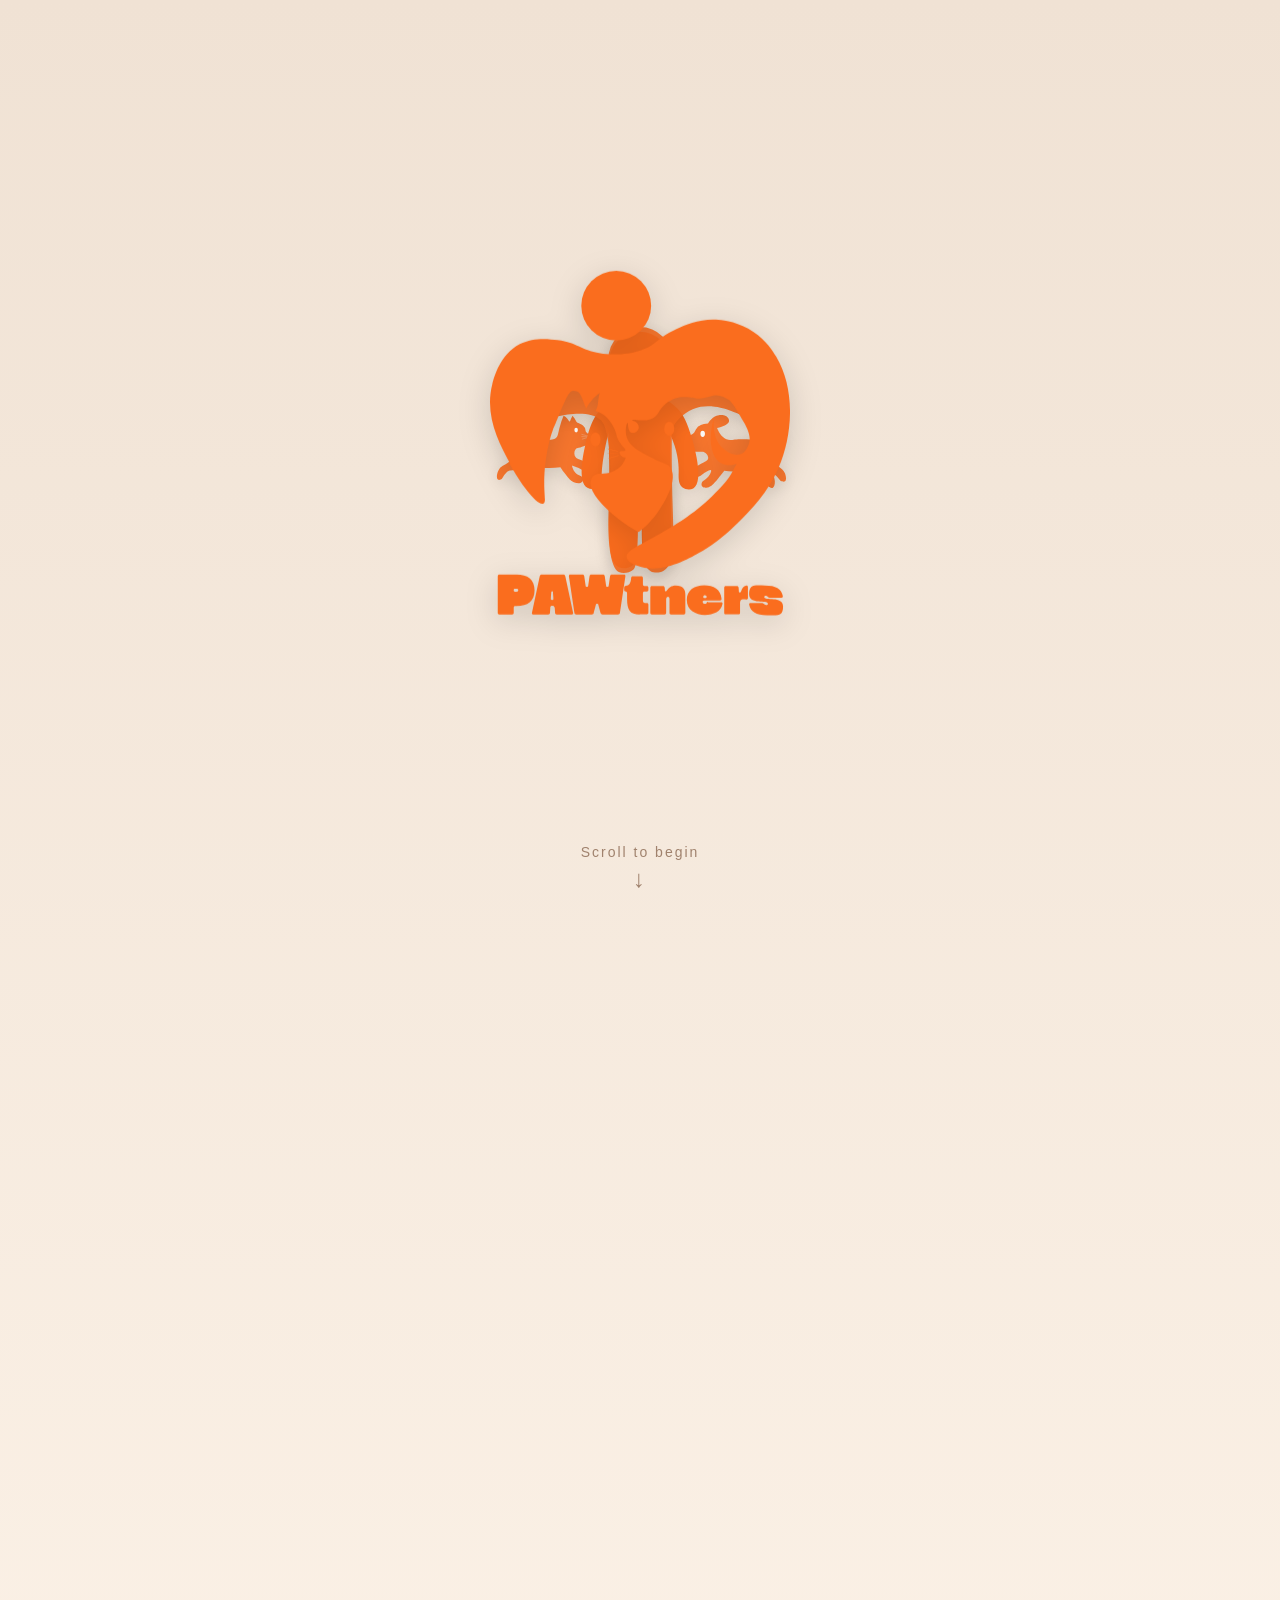
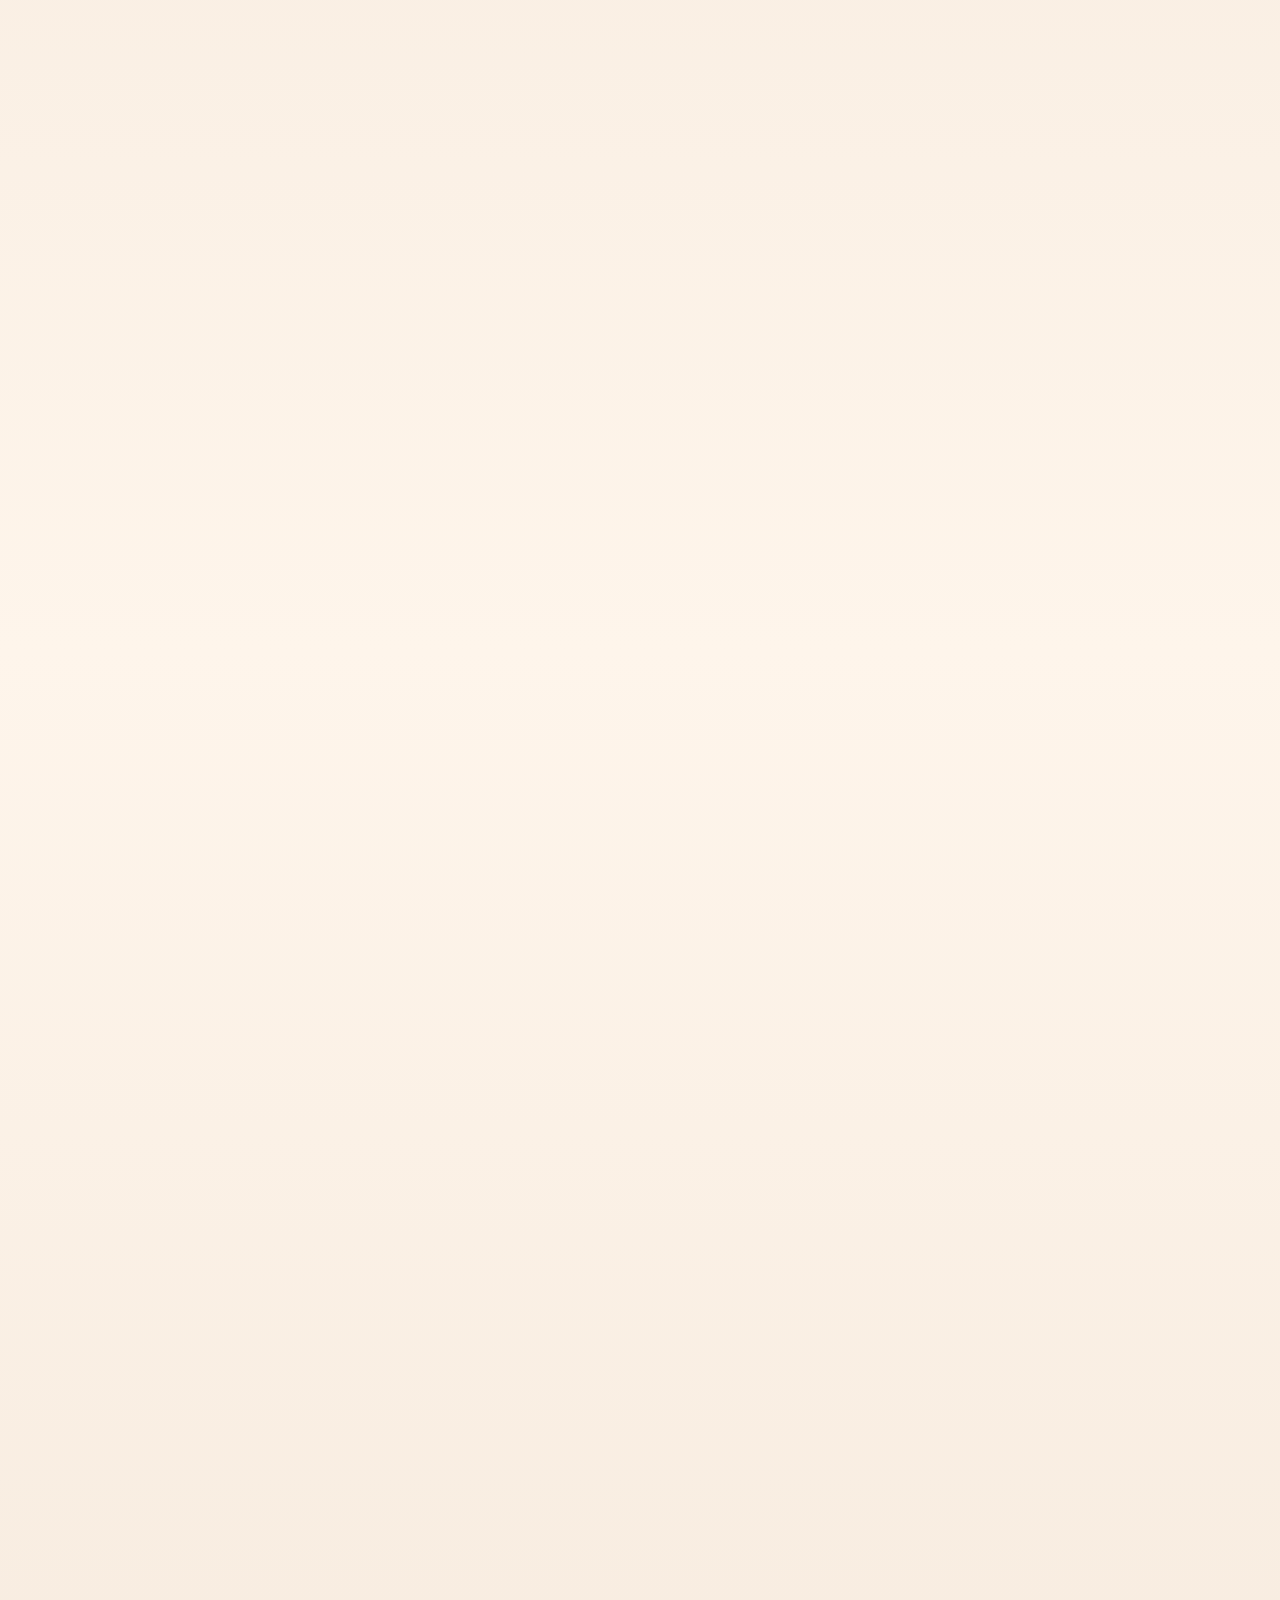
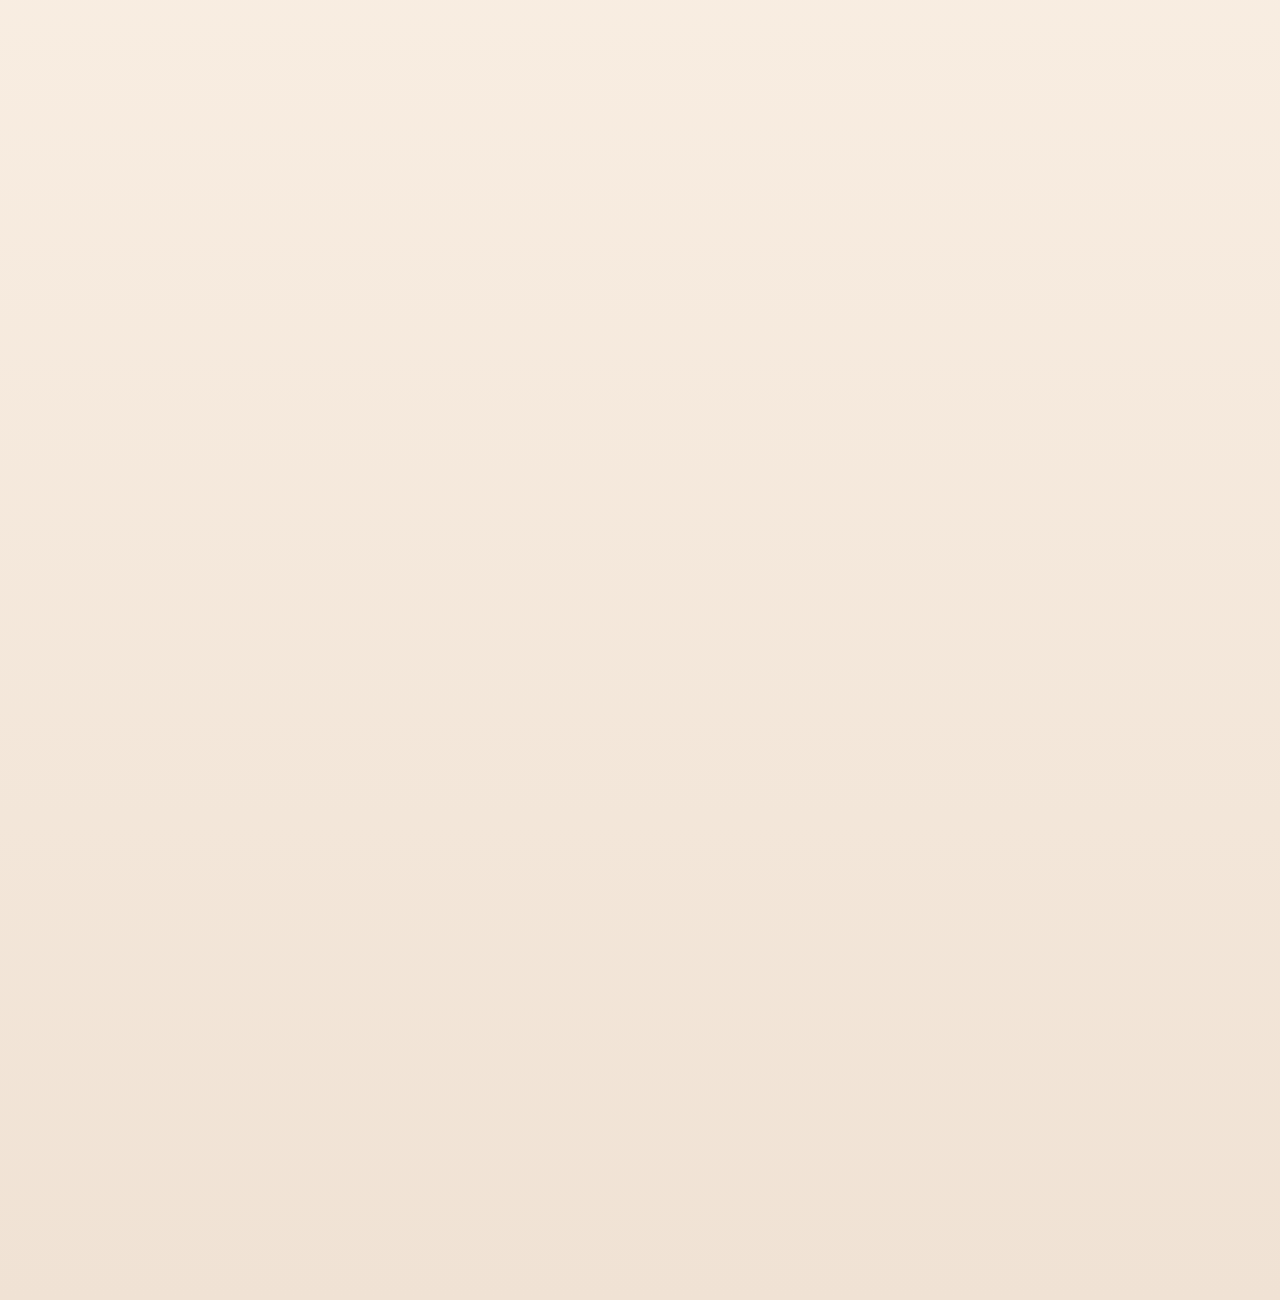
<file: index.html>
<!DOCTYPE html>
<html lang="en">
<head>
<meta charset="UTF-8">
<meta name="viewport" content="width=device-width, initial-scale=1.0">
<title>Pawtners</title>

<style>
    * {
        margin: 0;
        padding: 0;
        box-sizing: border-box;
    }

    html {
        scrollbar-width: none; /* Firefox */
        -ms-overflow-style: none; /* IE and Edge */
    }

    html::-webkit-scrollbar {
        display: none; /* Chrome, Safari, Opera */
    }

    body {
        height: 500vh;
        background: linear-gradient(to bottom, #f0e2d4 0%, #fef5eb 50%, #f0e2d4 100%);
        overflow-x: hidden;
        font-family: 'Arial', sans-serif;
        scrollbar-width: none; /* Firefox */
        -ms-overflow-style: none; /* IE and Edge */
    }

    body::-webkit-scrollbar {
        display: none; /* Chrome, Safari, Opera */
    }

    .stage {
        position: fixed;
        top: 0;
        left: 0;
        width: 100%;
        height: 100vh;
        display: flex;
        align-items: center;
        justify-content: center;
        pointer-events: none;
    }

    .scene {
        position: relative;
        width: 100vw;
        height: 100vh;
    }

    .scene img {
        position: absolute;
        opacity: 0;
        filter: drop-shadow(0 4px 8px rgba(0,0,0,0.1));
        will-change: transform, opacity;
    }

    /* Human standing appears immediately */
    #humanStanding {
        opacity: 1;
    }

    /* Human standing */
    #humanStanding {
        width: 250px;
        left: 50%;
        top: 50%;
        transform: translate(-50%, -50%);
    }

    /* Human hugging */
    #humanHug {
        width: 250px;
        left: 50%;
        top: 50%;
        transform: translate(-50%, -50%);
    }

    /* Cat enters from left edge of screen */
    #cat {
        width: 110px;
        left: 0;
        top: 50%;
        transform: translateY(-50%);
    }

    /* Dog enters from right edge of screen */
    #dog {
        width: 110px;
        right: 0;
        top: 50%;
        transform: translateY(-50%);
    }

    /* Final logo */
    #logo {
        width: 300px;
        left: 50%;
        top: 50%;
        transform: translate(-50%, -50%) scale(0.3);
        opacity: 0;
        filter: drop-shadow(0 8px 16px rgba(0,0,0,0.15));
    }

    /* Scroll hint */
    .scroll-hint {
        position: fixed;
        bottom: 7px;
        left: 50%;
        transform: translateX(-50%);
        color: #a0826d;
        font-size: 14px;
        text-align: center;
        opacity: 0;
        animation: fadeInOut 3s ease-in-out infinite;
        pointer-events: none;
        letter-spacing: 2px;
    }

    .scroll-hint::after {
        content: '↓';
        display: block;
        font-size: 24px;
        margin-top: 5px;
        animation: bounce 2s ease-in-out infinite;
    }

    @keyframes fadeInOut {
        0%, 100% { opacity: 0; }
        50% { opacity: 0.6; }
    }

    @keyframes bounce {
        0%, 100% { transform: translateY(0); }
        50% { transform: translateY(-10px); }
    }

    /* Tablet Responsive */
    @media (max-width: 1024px) {
        #humanStanding,
        #humanHug {
            width: 200px;
        }

        #cat,
        #dog {
            width: 90px;
        }

        #logo {
            width: 250px;
        }
    }

    /* Mobile Responsive */
    @media (max-width: 768px) {
        body {
            height: 400vh; /* Shorter scroll on mobile */
        }

        #humanStanding,
        #humanHug {
            width: 160px;
        }

        #cat,
        #dog {
            width: 75px;
        }

        #logo {
            width: 200px;
        }

        .scroll-hint {
            font-size: 12px;
            bottom: 15px;
        }

        .scroll-hint::after {
            font-size: 20px;
        }
    }

    /* Small Mobile */
    @media (max-width: 480px) {
        body {
            height: 350vh; /* Even shorter for small screens */
        }

        #humanStanding,
        #humanHug {
            width: 130px;
        }

        #cat,
        #dog {
            width: 60px;
        }

        #logo {
            width: 160px;
        }

        .scroll-hint {
            font-size: 11px;
            bottom: 20px;
        }
    }
</style>
</head>

<body>

<div class="stage">
    <div class="scene">
        <img id="cat" src="cat-02.svg" alt="Cat">
        <img id="dog" src="dog-03.svg" alt="Dog">
        <img id="humanStanding" src="human-standing-05.svg" alt="Human standing">
        <img id="humanHug" src="human-open-arms-04.svg" alt="Human with open arms">
        <img id="logo" src="logo-heart.svg" alt="Logo">
    </div>
</div>

<div class="scroll-hint">Scroll to begin</div>

<script>
const cat = document.getElementById("cat");
const dog = document.getElementById("dog");
const humanStanding = document.getElementById("humanStanding");
const humanHug = document.getElementById("humanHug");
const logo = document.getElementById("logo");
const scrollHint = document.querySelector('.scroll-hint');

// Detect mobile for adjusted animations
const isMobile = window.innerWidth <= 768;
const isSmallMobile = window.innerWidth <= 480;

// Smooth easing functions
function easeOutQuart(t) {
    return 1 - Math.pow(1 - t, 4);
}

function easeInOutCubic(t) {
    return t < 0.5 ? 4 * t * t * t : 1 - Math.pow(-2 * t + 2, 3) / 2;
}

function easeOutCubic(t) {
    return 1 - Math.pow(1 - t, 3);
}

function animate() {
    const totalScroll = document.body.scrollHeight - window.innerHeight;
    const scroll = window.scrollY / totalScroll;
    const p = Math.min(scroll * 100, 100);

    // Hide scroll hint after scrolling starts
    if (p > 2) {
        scrollHint.style.opacity = '0';
    } else {
        scrollHint.style.opacity = '1';
    }

    // Calculate center position
    const centerX = window.innerWidth / 2;
    
    // Adjust distances based on screen size
    let petOffset = 150;
    if (isMobile) petOffset = 100;
    if (isSmallMobile) petOffset = 75;

    /* Phase 1 — Human stays visible (0–15%) */
    if (p <= 15) {
        humanStanding.style.opacity = 1;
        humanStanding.style.transform = 'translate(-50%, -50%) scale(1)';
    }

    /* Phase 2 — Human stays standing, pets appear and start running (15–25%) */
    if (p >= 15 && p <= 25) {
        let t = easeOutCubic((p - 15) / 10);
        let fadeT = Math.min((p - 15) / 4, 1);

        humanStanding.style.opacity = 1;
        humanStanding.style.transform = 'translate(-50%, -50%) scale(1)';
        
        cat.style.opacity = fadeT;
        dog.style.opacity = fadeT;

        // Pets start at screen edges and begin moving
        let catStartPos = isMobile ? 10 : 20;
        let dogStartPos = isMobile ? 10 : 20;
        
        let catTargetPos = centerX - petOffset;
        let dogTargetPos = centerX - petOffset;
        
        let catPos = catStartPos + (t * (catTargetPos - catStartPos) * 0.3);
        let dogPos = dogStartPos + (t * (dogTargetPos - dogStartPos) * 0.3);
        
        cat.style.left = `${catPos}px`;
        dog.style.right = `${dogPos}px`;
    }

    /* Phase 3 — Human transitions to hug pose while pets continue (25–35%) */
    if (p >= 25 && p <= 35) {
        let hugT = easeInOutCubic((p - 25) / 10);
        let moveT = easeOutCubic((p - 15) / 20);

        // Human crossfades to hug pose
        humanStanding.style.opacity = 1 - hugT;
        humanHug.style.opacity = hugT;
        humanHug.style.transform = `translate(-50%, -50%) scale(${0.95 + (hugT * 0.05)})`;
        
        cat.style.opacity = 1;
        dog.style.opacity = 1;

        let catStartPos = isMobile ? 10 : 20;
        let dogStartPos = isMobile ? 10 : 20;
        
        let catTargetPos = centerX - petOffset;
        let dogTargetPos = centerX - petOffset;
        
        let catPos = catStartPos + (moveT * (catTargetPos - catStartPos) * 0.7);
        let dogPos = dogStartPos + (moveT * (dogTargetPos - dogStartPos) * 0.7);
        
        cat.style.left = `${catPos}px`;
        dog.style.right = `${dogPos}px`;
    }

    /* Phase 4 — Pets finish reaching human (35–55%) */
    if (p >= 35 && p <= 55) {
        let t = easeOutCubic((p - 15) / 40);

        humanStanding.style.opacity = 0;
        humanHug.style.opacity = 1;
        humanHug.style.transform = 'translate(-50%, -50%) scale(1)';
        
        cat.style.opacity = 1;
        dog.style.opacity = 1;

        let catStartPos = isMobile ? 10 : 20;
        let dogStartPos = isMobile ? 10 : 20;
        
        let catTargetPos = centerX - petOffset;
        let dogTargetPos = centerX - petOffset;
        
        let catPos = catStartPos + (t * (catTargetPos - catStartPos));
        let dogPos = dogStartPos + (t * (dogTargetPos - dogStartPos));
        
        cat.style.left = `${catPos}px`;
        dog.style.right = `${dogPos}px`;
    }

    /* Phase 5 — Moment they touch, logo starts fading in (55–70%) */
    if (p >= 55 && p <= 70) {
        let logoT = (p - 55) / 15;
        
        humanHug.style.opacity = 1;
        cat.style.opacity = 1;
        dog.style.opacity = 1;
        cat.style.left = `${centerX - petOffset}px`;
        dog.style.right = `${centerX - petOffset}px`;
        
        logo.style.opacity = logoT * 0.5;
        logo.style.transform = `translate(-50%, -50%) scale(${0.3 + (logoT * 0.2)})`;
    }

    /* Phase 6 — Everyone fades out as logo becomes prominent (70–88%) */
    if (p >= 70 && p <= 88) {
        let t = easeInOutCubic((p - 70) / 18);

        humanHug.style.opacity = 1 - t;
        cat.style.opacity = 1 - t;
        dog.style.opacity = 1 - t;
        
        cat.style.left = `${centerX - petOffset}px`;
        dog.style.right = `${centerX - petOffset}px`;

        logo.style.opacity = 0.5 + (t * 0.5);
        logo.style.transform = `translate(-50%, -50%) scale(${0.5 + (t * 0.5)})`;
    }

    /* Phase 7 — Logo holds (88–92%) */
    if (p >= 88 && p <= 92) {
        humanHug.style.opacity = 0;
        cat.style.opacity = 0;
        dog.style.opacity = 0;
        logo.style.opacity = 1;
        logo.style.transform = 'translate(-50%, -50%) scale(1)';
    }

    /* Phase 8 — Hold logo and redirect (92–100%) */
    if (p >= 92) {
        logo.style.opacity = 1;
        logo.style.transform = 'translate(-50%, -50%) scale(1)';

        if (p >= 99.8 && !window.redirectScheduled) {
            window.redirectScheduled = true;
            setTimeout(() => {
                document.body.style.transition = 'opacity 0.8s ease';
                document.body.style.opacity = '0';
                setTimeout(() => {
                    window.location.href = "main.html";
                }, 800);
            }, 3000);
        }
    }
}

// Smooth scroll with requestAnimationFrame
let ticking = false;
window.addEventListener("scroll", () => {
    if (!ticking) {
        window.requestAnimationFrame(() => {
            animate();
            ticking = false;
        });
        ticking = true;
    }
});

// Re-calculate on resize
let resizeTimeout;
window.addEventListener('resize', () => {
    clearTimeout(resizeTimeout);
    resizeTimeout = setTimeout(() => {
        animate();
    }, 100);
});

animate();
</script>

</body>
</html>
</file>
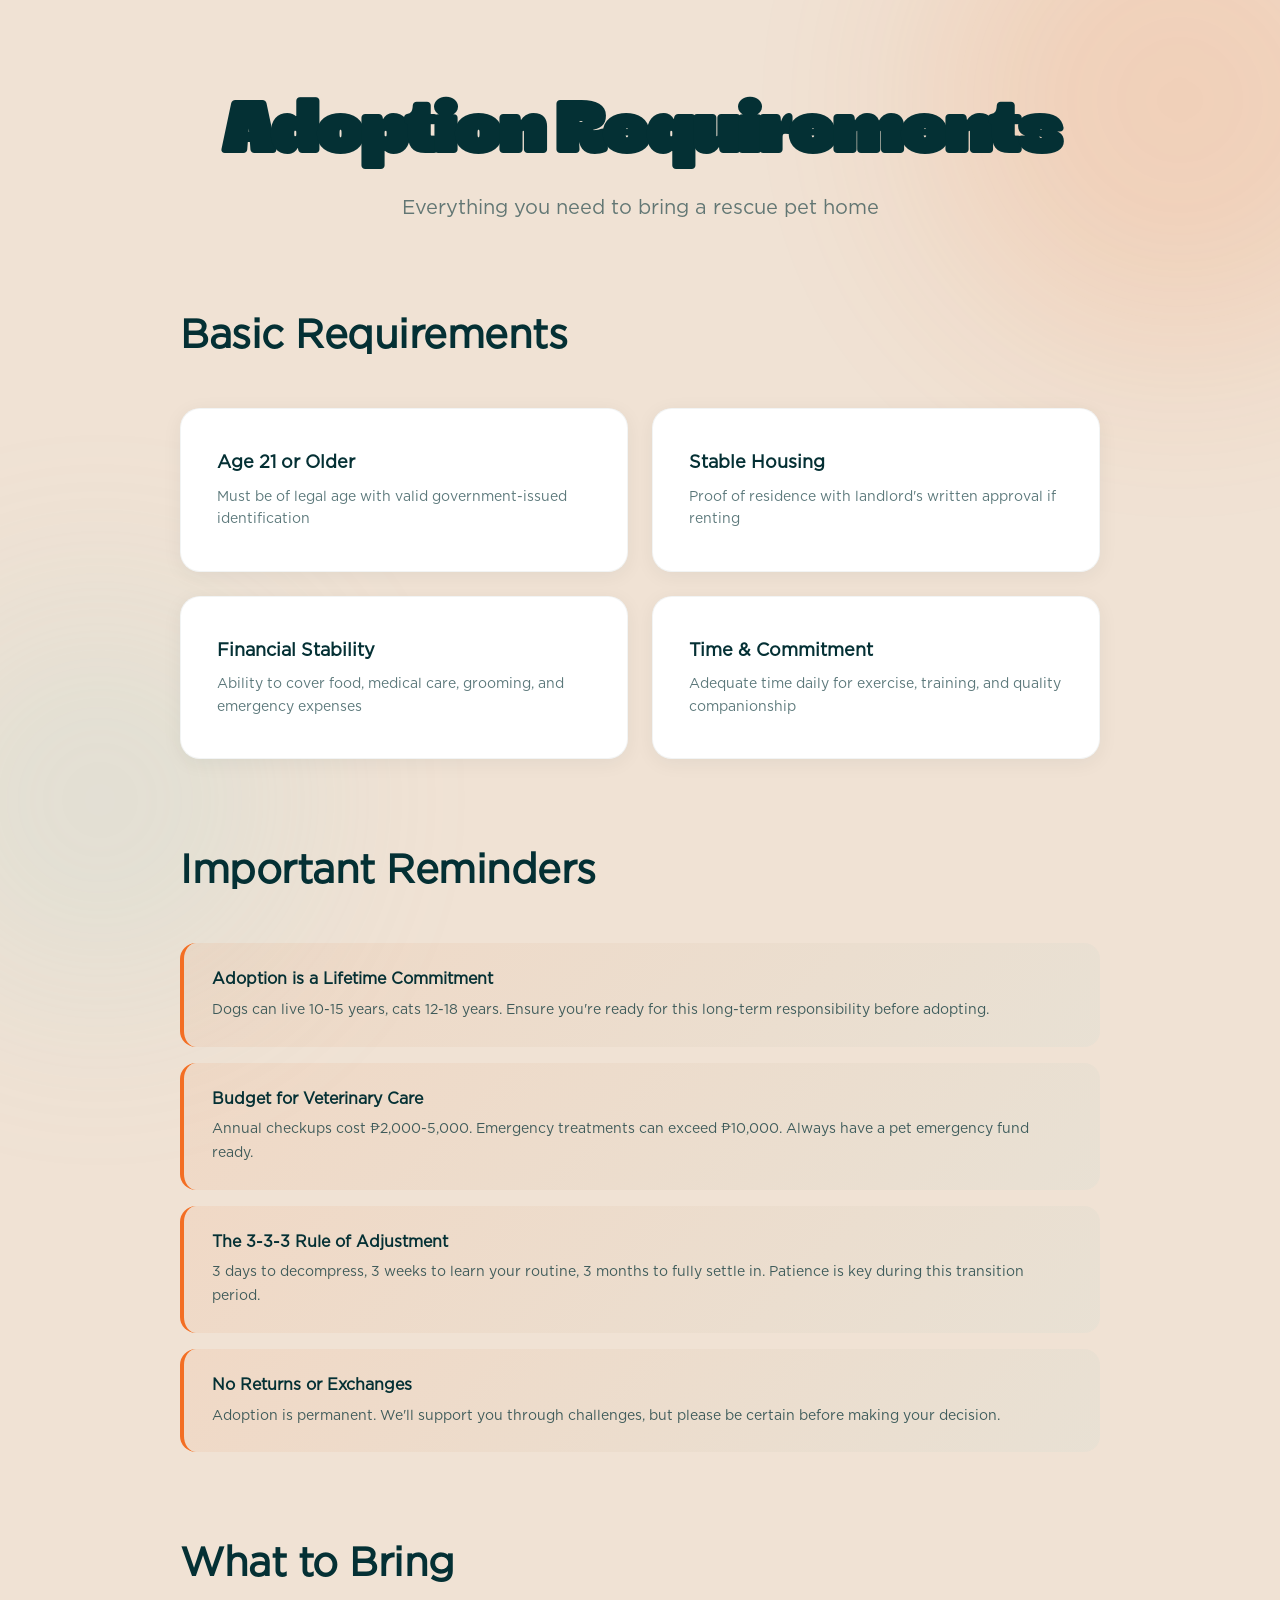
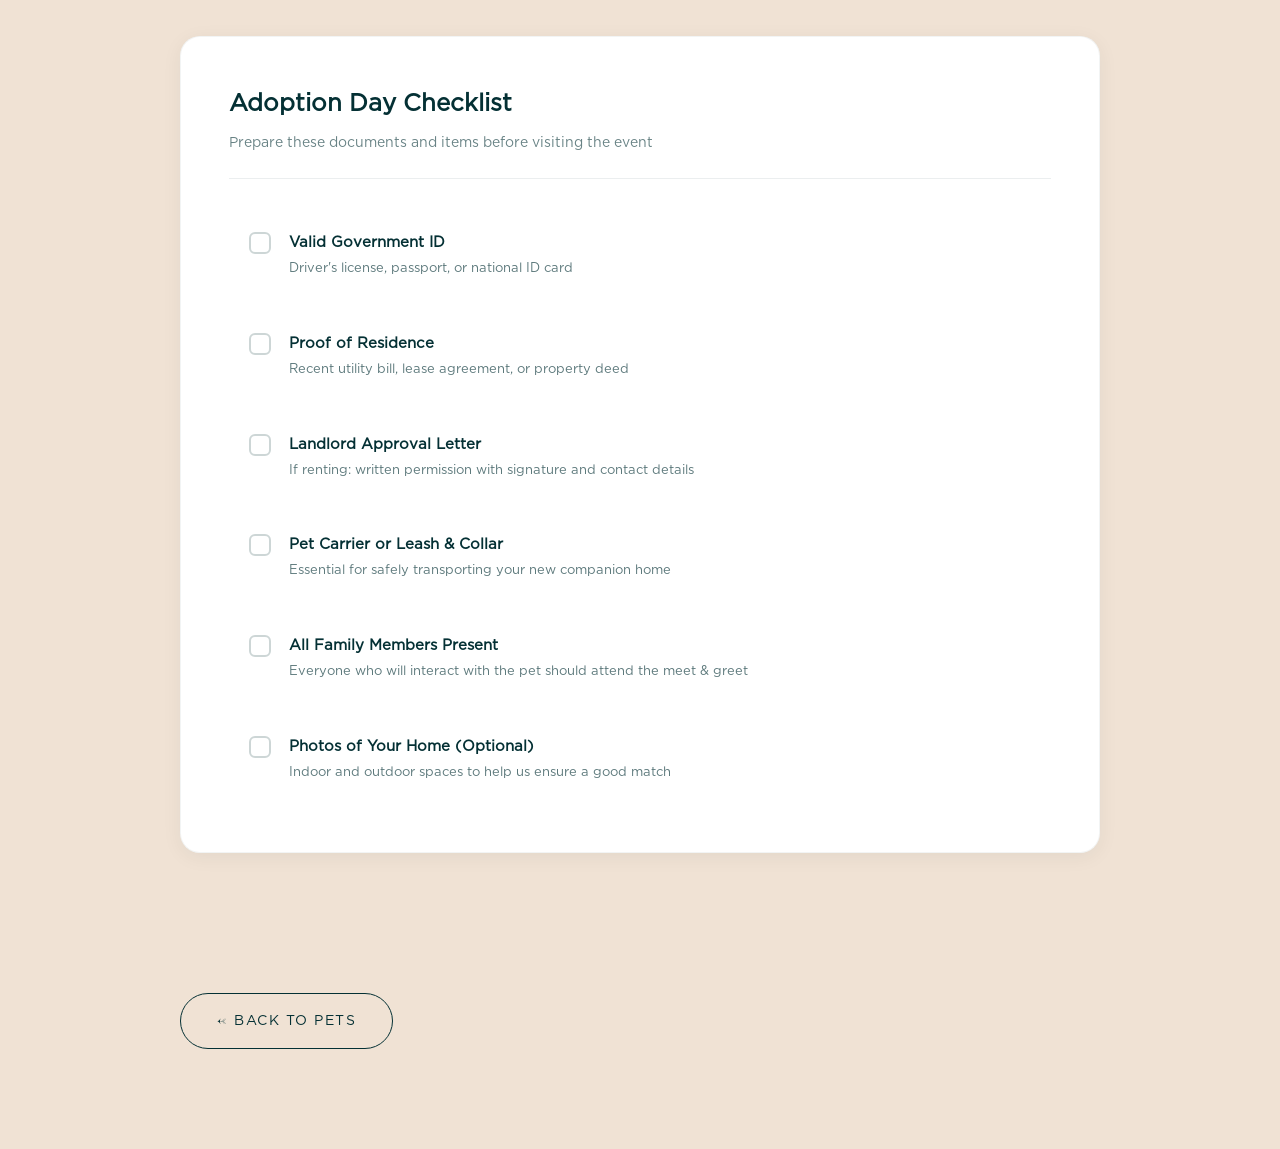
<file: adopt.html>
<!DOCTYPE html>
<html lang="en">
<head>
<meta charset="UTF-8">
<meta name="viewport" content="width=device-width, initial-scale=1.0">
<title>Adoption Requirements - PAWtners</title>
<style>
    @import url('https://fonts.googleapis.com/css2?family=Playfair+Display:wght@400;600;700;800&family=Inter:wght@300;400;500;600&display=swap');

    @font-face {
        font-family: 'Chunko';
        src: url(chunko-bold-demo.regular.otf);
        font-style: normal;
    }

    @font-face {
    font-family: 'Gotham';
    src: url(Gotham-Book.otf);
    font-style: normal;
}

    * {
        margin: 0;
        padding: 0;
        box-sizing: border-box;
    }

    :root {
        --orange: #f36e23;
        --yellow: #f5de65;
        --cream: #f0e2d4;
        --teal: #91d4d5;
        --dark-teal: #043034;
    }

    body {
        font-family: 'Gotham', 'Playfair Display', serif;
        background: var(--cream);
        color: var(--dark-teal);
        line-height: 1.6;
        position: relative;
        overflow-x: hidden;
    }

    /* Decorative Background Elements */
    .bg-orb {
        position: fixed;
        border-radius: 50%;
        filter: blur(100px);
        opacity: 0.15;
        pointer-events: none;
        z-index: 0;
    }

    .bg-orb-1 {
        width: 500px;
        height: 500px;
        background: var(--orange);
        top: -150px;
        right: -150px;
    }

    .bg-orb-2 {
        width: 400px;
        height: 400px;
        background: var(--teal);
        bottom: -100px;
        left: -100px;
    }

    .container {
        max-width: 1000px;
        margin: 0 auto;
        padding: 100px 40px;
        position: relative;
        z-index: 1;
    }

    .header {
        text-align: center;
        margin-bottom: 80px;
    }

    h1 {
        font-family: 'Chunko', 'Playfair Display', serif;
        font-size: 72px;
        color: var(--dark-teal);
        margin-bottom: 20px;
        letter-spacing: -2px;
        line-height: 1;
    }

    .subtitle {
        font-size: 20px;
        color: var(--dark-teal);
        opacity: 0.6;
        font-weight: 400;
    }

    .section {
        margin-bottom: 80px;
    }

    .section-title {
        font-family: 'Gotham', 'Playfair Display', serif;
        font-size: 40px;
        color: var(--dark-teal);
        margin-bottom: 40px;
        font-weight: 700;
        letter-spacing: -0.5px;
    }

    /* Requirements Grid - Slicker Design */
    .requirements-grid {
        display: grid;
        grid-template-columns: repeat(2, 1fr);
        gap: 24px;
        margin-bottom: 40px;
    }

    .requirement-card {
        background: white;
        padding: 40px 36px;
        border-radius: 20px;
        box-shadow: 0 4px 20px rgba(4, 48, 52, 0.06);
        transition: all 0.4s cubic-bezier(0.4, 0, 0.2, 1);
        border: 1px solid rgba(4, 48, 52, 0.05);
        position: relative;
        overflow: hidden;
    }

    .requirement-card::before {
        content: '';
        position: absolute;
        top: 0;
        left: 0;
        width: 100%;
        height: 3px;
        background: linear-gradient(90deg, var(--orange), var(--teal));
        transform: scaleX(0);
        transition: transform 0.4s ease;
    }

    .requirement-card:hover {
        transform: translateY(-5px);
        box-shadow: 0 12px 40px rgba(4, 48, 52, 0.1);
        border-color: rgba(4, 48, 52, 0.1);
    }

    .requirement-card:hover::before {
        transform: scaleX(1);
    }

    .requirement-content {
        display: flex;
        align-items: flex-start;
        gap: 20px;
    }

    .requirement-icon {
        font-size: 36px;
        flex-shrink: 0;
        line-height: 1;
    }

    .requirement-text h3 {
        font-size: 18px;
        color: var(--dark-teal);
        margin-bottom: 8px;
        font-weight: 600;
    }

    .requirement-text p {
        font-size: 14px;
        color: var(--dark-teal);
        opacity: 0.65;
        line-height: 1.6;
    }

    /* Important Notes Section */
    .notes-grid {
        display: grid;
        gap: 16px;
        margin-bottom: 40px;
    }

    .note-card {
        background: linear-gradient(135deg, rgba(243, 110, 35, 0.08), rgba(145, 212, 213, 0.08));
        padding: 24px 28px;
        border-radius: 16px;
        border-left: 4px solid var(--orange);
        display: flex;
        align-items: start;
        gap: 16px;
        transition: all 0.3s ease;
    }

    .note-card:hover {
        transform: translateX(4px);
        background: linear-gradient(135deg, rgba(243, 110, 35, 0.12), rgba(145, 212, 213, 0.12));
    }

    .note-icon {
        font-size: 24px;
        flex-shrink: 0;
        line-height: 1;
    }

    .note-text {
        flex: 1;
    }

    .note-text h4 {
        font-size: 16px;
        color: var(--dark-teal);
        margin-bottom: 6px;
        font-weight: 600;
    }

    .note-text p {
        font-size: 14px;
        color: var(--dark-teal);
        opacity: 0.75;
        line-height: 1.7;
    }

    /* Checklist - Sleeker Design */
    .checklist {
        font-family: 'Gotham', 'Playfair Display', serif;
        background: white;
        padding: 48px;
        border-radius: 20px;
        box-shadow: 0 4px 20px rgba(4, 48, 52, 0.06);
        border: 1px solid rgba(4, 48, 52, 0.05);
    }

    .checklist-header {
        margin-bottom: 32px;
        padding-bottom: 24px;
        border-bottom: 1px solid rgba(4, 48, 52, 0.08);
    }

    .checklist-header h3 {
        font-family: 'Gotham', 'Playfair Display', serif;
        font-size: 24px;
        color: var(--dark-teal);
        margin-bottom: 8px;
        font-weight: 700;
    }

    .checklist-header p {
        font-size: 14px;
        color: var(--dark-teal);
        opacity: 0.6;
    }

    .checklist-items {
        display: grid;
        gap: 12px;
    }

    .checklist-item {
        display: flex;
        align-items: start;
        gap: 18px;
        padding: 20px;
        border-radius: 12px;
        transition: all 0.3s ease;
        cursor: pointer;
        position: relative;
    }

    .checklist-item::before {
        content: '';
        position: absolute;
        left: 0;
        top: 0;
        width: 3px;
        height: 100%;
        background: var(--dark-teal);
        border-radius: 0 2px 2px 0;
        opacity: 0;
        transition: opacity 0.3s ease;
    }

    .checklist-item:hover {
        background: rgba(4, 48, 52, 0.03);
    }

    .checklist-item:hover::before {
        opacity: 1;
    }

    .checkbox {
        width: 22px;
        height: 22px;
        border: 2px solid rgba(4, 48, 52, 0.2);
        border-radius: 6px;
        flex-shrink: 0;
        display: flex;
        align-items: center;
        justify-content: center;
        transition: all 0.3s ease;
        margin-top: 1px;
    }

    .checklist-item:hover .checkbox {
        border-color: var(--dark-teal);
        background: var(--dark-teal);
    }

    .checkbox::after {
        content: '✓';
        color: white;
        font-size: 13px;
        font-weight: bold;
        opacity: 0;
        transition: opacity 0.3s ease;
    }

    .checklist-item:hover .checkbox::after {
        opacity: 1;
    }

    .checklist-text h4 {
        font-size: 15px;
        color: var(--dark-teal);
        margin-bottom: 4px;
        font-weight: 600;
    }

    .checklist-text p {
        font-size: 13px;
        color: var(--dark-teal);
        opacity: 0.65;
        line-height: 1.6;
    }

    /* Fee Info Box */
    .fee-box {
        background: linear-gradient(135deg, var(--orange), #ff8e52);
        padding: 32px 36px;
        border-radius: 16px;
        color: white;
        margin: 40px 0;
        box-shadow: 0 8px 30px rgba(243, 110, 35, 0.25);
    }

    .fee-content {
        display: flex;
        align-items: center;
        gap: 20px;
    }

    .fee-icon {
        font-size: 48px;
        flex-shrink: 0;
    }

    .fee-text h3 {
        font-size: 20px;
        margin-bottom: 8px;
        font-weight: 600;
    }

    .fee-text p {
        font-size: 14px;
        opacity: 0.95;
        line-height: 1.6;
    }

    /* Back Button */
    .back-button {
        display: inline-flex;
        align-items: center;
        gap: 10px;
        padding: 16px 36px;
        background: transparent;
        color: var(--dark-teal);
        border: 1.5px solid var(--dark-teal);
        border-radius: 50px;
        text-decoration: none;
        font-size: 14px;
        font-weight: 500;
        text-transform: uppercase;
        letter-spacing: 1.5px;
        transition: all 0.3s ease;
        margin-top: 60px;
    }

    .back-button:hover {
        background: var(--dark-teal);
        color: white;
        transform: translateY(-2px);
    }

    @media (max-width: 768px) {
        .container {
            padding: 80px 30px;
        }

        h1 {
            font-size: 52px;
        }

        .section-title {
            font-size: 32px;
        }

        .requirements-grid {
            grid-template-columns: 1fr;
            gap: 20px;
        }

        .checklist {
            padding: 36px 28px;
        }

        .fee-content {
            flex-direction: column;
            text-align: center;
        }
    }

    @media (max-width: 480px) {
        .container {
            padding: 60px 24px;
        }

        h1 {
            font-size: 44px;
        }

        .subtitle {
            font-size: 18px;
        }

        .section-title {
            font-size: 28px;
            margin-bottom: 32px;
        }

        .requirement-card {
            padding: 32px 28px;
        }

        .requirement-content {
            gap: 16px;
        }

        .requirement-icon {
            font-size: 32px;
        }

        .checklist {
            padding: 32px 24px;
        }

        .checklist-header h3 {
            font-size: 20px;
        }

        .fee-box {
            padding: 28px;
        }

        .fee-icon {
            font-size: 40px;
        }
    }
</style>
</head>
<body>

<!-- Background Decorative Elements -->
<div class="bg-orb bg-orb-1"></div>
<div class="bg-orb bg-orb-2"></div>

<div class="container">
    <!-- Header -->
    <div class="header">
        <h1>Adoption Requirements</h1>
        <p class="subtitle">Everything you need to bring a rescue pet home</p>
    </div>

    <!-- Requirements -->
    <div class="section">
        <h2 class="section-title">Basic Requirements</h2>
        
        <div class="requirements-grid">
            <div class="requirement-card">
                <div class="requirement-content">
                    <div class="requirement-text">
                        <h3>Age 21 or Older</h3>
                        <p>Must be of legal age with valid government-issued identification</p>
                    </div>
                </div>
            </div>

            <div class="requirement-card">
                <div class="requirement-content">
                    <div class="requirement-text">
                        <h3>Stable Housing</h3>
                        <p>Proof of residence with landlord's written approval if renting</p>
                    </div>
                </div>
            </div>

            <div class="requirement-card">
                <div class="requirement-content">
                    <div class="requirement-text">
                        <h3>Financial Stability</h3>
                        <p>Ability to cover food, medical care, grooming, and emergency expenses</p>
                    </div>
                </div>
            </div>

            <div class="requirement-card">
                <div class="requirement-content">
                    <div class="requirement-text">
                        <h3>Time & Commitment</h3>
                        <p>Adequate time daily for exercise, training, and quality companionship</p>
                    </div>
                </div>
            </div>
        </div>
    </div>

    <!-- Important Notes -->
    <div class="section">
        <h2 class="section-title">Important Reminders</h2>
        
        <div class="notes-grid">
            <div class="note-card">
                <div class="note-text">
                    <h4>Adoption is a Lifetime Commitment</h4>
                    <p>Dogs can live 10-15 years, cats 12-18 years. Ensure you're ready for this long-term responsibility before adopting.</p>
                </div>
            </div>

            <div class="note-card">
                <div class="note-text">
                    <h4>Budget for Veterinary Care</h4>
                    <p>Annual checkups cost ₱2,000-5,000. Emergency treatments can exceed ₱10,000. Always have a pet emergency fund ready.</p>
                </div>
            </div>

            <div class="note-card">
                <div class="note-text">
                    <h4>The 3-3-3 Rule of Adjustment</h4>
                    <p>3 days to decompress, 3 weeks to learn your routine, 3 months to fully settle in. Patience is key during this transition period.</p>
                </div>
            </div>

            <div class="note-card">
                <div class="note-text">
                    <h4>No Returns or Exchanges</h4>
                    <p>Adoption is permanent. We'll support you through challenges, but please be certain before making your decision.</p>
                </div>
            </div>
        </div>
    </div>

    <!-- What to Bring -->
    <div class="section">
        <h2 class="section-title">What to Bring</h2>
        
        <div class="checklist">
            <div class="checklist-header">
                <h3>Adoption Day Checklist</h3>
                <p>Prepare these documents and items before visiting the event</p>
            </div>
            
            <div class="checklist-items">
                <div class="checklist-item">
                    <div class="checkbox"></div>
                    <div class="checklist-text">
                        <h4>Valid Government ID</h4>
                        <p>Driver's license, passport, or national ID card</p>
                    </div>
                </div>

                <div class="checklist-item">
                    <div class="checkbox"></div>
                    <div class="checklist-text">
                        <h4>Proof of Residence</h4>
                        <p>Recent utility bill, lease agreement, or property deed</p>
                    </div>
                </div>

                <div class="checklist-item">
                    <div class="checkbox"></div>
                    <div class="checklist-text">
                        <h4>Landlord Approval Letter</h4>
                        <p>If renting: written permission with signature and contact details</p>
                    </div>
                </div>

                <div class="checklist-item">
                    <div class="checkbox"></div>
                    <div class="checklist-text">
                        <h4>Pet Carrier or Leash & Collar</h4>
                        <p>Essential for safely transporting your new companion home</p>
                    </div>
                </div>

                <div class="checklist-item">
                    <div class="checkbox"></div>
                    <div class="checklist-text">
                        <h4>All Family Members Present</h4>
                        <p>Everyone who will interact with the pet should attend the meet & greet</p>
                    </div>
                </div>

                <div class="checklist-item">
                    <div class="checkbox"></div>
                    <div class="checklist-text">
                        <h4>Photos of Your Home (Optional)</h4>
                        <p>Indoor and outdoor spaces to help us ensure a good match</p>
                    </div>
                </div>
            </div>
        </div>

    </div>

    <a href="main.html" class="back-button">
        ← Back to Pets
    </a>
</div>

</body>
</html>
</file>
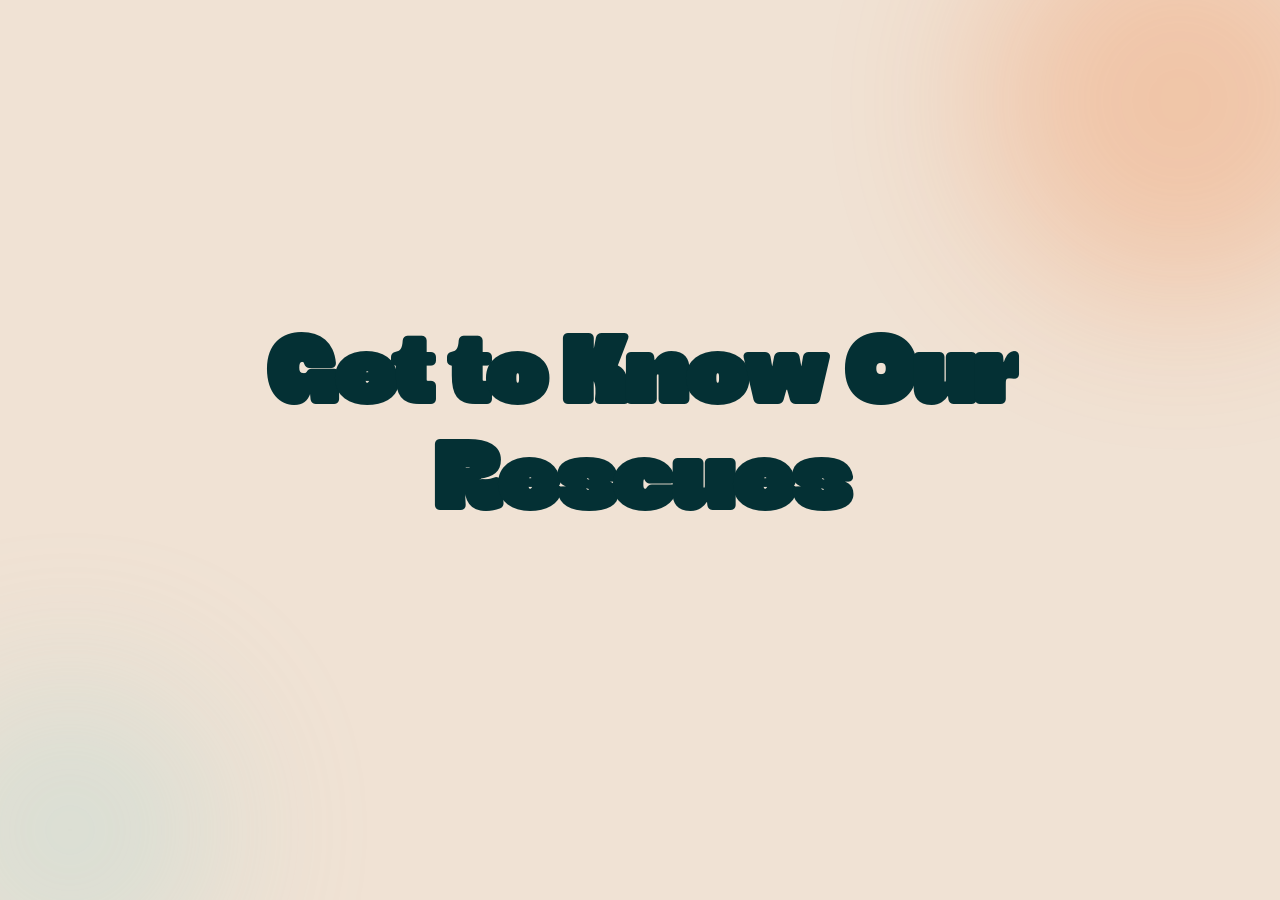
<file: main.html>
<!DOCTYPE html>
<html lang="en">
<head>
<meta charset="UTF-8">
<meta name="viewport" content="width=device-width, initial-scale=1.0, user-scalable=no, maximum-scale=1.0">
<title>Meet the Pets - PAWtners</title>
<link rel="stylesheet" href="styles.css">
</head>
<body>

<div class="container">
    <!-- Header -->
    <div class="section header-section">
        <div class="gradient-orb orb-1"></div>
        <div class="gradient-orb orb-2"></div>
        <div class="header-content">
            <h1>Get to Know Our Rescues</h1>
        </div>
    </div>

    <!-- Max - Dog 1 -->
    <div class="section">
        <div class="gradient-orb orb-1"></div>
        <div class="gradient-orb orb-2"></div>
        <div class="section-wrapper">
        <div class="pet-card">
            <div class="pet-image-wrapper">
                <div class="pet-image-container">
                    <div class="decorative-circle circle-1"></div>
                    <div class="decorative-circle circle-2"></div>
                    <div class="image-bg-circle"></div>
                    <div class="pet-image drop-zone" data-pet="max" data-happiness="0">
                        <img src="pets/sadDog.jpeg" alt="Max" class="pet-img">
                    </div>
                    <div class="pet-items">
                        <div class="item" data-item="food" data-pet-target="max">🍖</div>
                        <div class="item" data-item="water" data-pet-target="max">💧</div>
                        <div class="item" data-item="toy" data-pet-target="max">🎾</div>
                        <div class="item" data-item="treat" data-pet-target="max">🦴</div>
                    </div>
                    <div class="love-meter">
                        <div class="hearts-display">♡♡♡♡</div>
                    </div>
                </div>
            </div>
            <div class="pet-info">
                <span class="pet-tag">Available for Adoption</span>
                <h2 class="pet-name">Max</h2>
                <p class="pet-breed">Golden Retriever • 3 years old</p>
                <p class="pet-story">"Every day, Max waits by the gate, hoping someone will choose him."</p>
                <p class="pet-description">Found wandering alone after his elderly owner passed away, Max has been searching for a new family to love. Despite everything, his tail still wags when he sees a kind face.</p>
                <div class="pet-traits">
                    <span class="trait">Loyal Companion</span>
                    <span class="trait">Great with Kids</span>
                    <span class="trait">House Trained</span>
                </div>
                <div class="pet-actions">
                    <button class="action-btn meet-btn" onclick="scrollToEvent('max')">
                        <span>Meet Max</span>
                    </button>
                    <button class="action-btn adopt-btn" onclick="window.location.href='adopt.html'">
                        <span>Adoption Requirements</span>
                    </button>
                </div>
            </div>
        </div>
        </div>
    </div>

    <!-- Luna - Cat 1 -->
    <div class="section">
        <div class="gradient-orb orb-1"></div>
        <div class="gradient-orb orb-3"></div>
        <div class="section-wrapper">
        <div class="pet-card">
            <div class="pet-image-wrapper">
                <div class="pet-image-container">
                    <div class="decorative-circle circle-1"></div>
                    <div class="decorative-circle circle-2"></div>
                    <div class="image-bg-circle"></div>
                    <div class="pet-image drop-zone" data-pet="luna" data-happiness="0">
                        <img src="pets/sadcat.png" alt="Luna" class="pet-img">
                    </div>
                    <div class="pet-items">
                        <div class="item" data-item="food" data-pet-target="luna">🍖</div>
                        <div class="item" data-item="water" data-pet-target="luna">💧</div>
                        <div class="item" data-item="toy" data-pet-target="luna">🎾</div>
                        <div class="item" data-item="treat" data-pet-target="luna">🦴</div>
                    </div>
                    <div class="love-meter">
                        <div class="hearts-display">♡♡♡♡</div>
                    </div>
                </div>
            </div>
            <div class="pet-info">
                <span class="pet-tag">Available for Adoption</span>
                <h2 class="pet-name">Luna</h2>
                <p class="pet-breed">Siamese Mix • 2 years old</p>
                <p class="pet-story">"Luna's soft purrs echo in an empty room, yearning for gentle hands."</p>
                <p class="pet-description">Rescued from the streets after being abandoned as a kitten, Luna has learned to trust again. She may be shy at first, but give her time—she has so much love to offer.</p>
                <div class="pet-traits">
                    <span class="trait">Gentle & Calm</span>
                    <span class="trait">Indoor Cat</span>
                    <span class="trait">Affectionate</span>
                </div>
                <div class="pet-actions">
                    <button class="action-btn meet-btn" onclick="scrollToEvent('luna')">
                        <span>Meet Luna</span>
                    </button>
                    <button class="action-btn adopt-btn" onclick="window.location.href='adopt.html'">
                        <span>Adoption Requirements</span>
                    </button>
                </div>
            </div>
        </div>
        </div>
    </div>

    <!-- Buddy - Dog 2 -->
    <div class="section">
        <div class="gradient-orb orb-2"></div>
        <div class="gradient-orb orb-3"></div>
        <div class="section-wrapper">
        <div class="pet-card">
            <div class="pet-image-wrapper">
                <div class="pet-image-container">
                    <div class="decorative-circle circle-1"></div>
                    <div class="decorative-circle circle-2"></div>
                    <div class="image-bg-circle"></div>
                    <div class="pet-image drop-zone" data-pet="buddy" data-happiness="0">
                        <img src="pets/sadDog2.jpeg" alt="Buddy" class="pet-img">
                    </div>
                    <div class="pet-items">
                        <div class="item" data-item="food" data-pet-target="buddy">🍖</div>
                        <div class="item" data-item="water" data-pet-target="buddy">💧</div>
                        <div class="item" data-item="toy" data-pet-target="buddy">🎾</div>
                        <div class="item" data-item="treat" data-pet-target="buddy">🦴</div>
                    </div>
                    <div class="love-meter">
                        <div class="hearts-display">♡♡♡♡</div>
                    </div>
                </div>
            </div>
            <div class="pet-info">
                <span class="pet-tag">Available for Adoption</span>
                <h2 class="pet-name">Buddy</h2>
                <p class="pet-breed">Labrador Retriever • 4 years old</p>
                <p class="pet-story">"Buddy's eyes still light up with hope, even after being left behind."</p>
                <p class="pet-description">Surrendered when his family moved abroad, Buddy doesn't understand why he was left at the shelter. He's patient, loving, and ready to be someone's best friend once more.</p>
                <div class="pet-traits">
                    <span class="trait">Playful & Active</span>
                    <span class="trait">Loves Fetch</span>
                    <span class="trait">Well-Behaved</span>
                </div>
                <div class="pet-actions">
                    <button class="action-btn meet-btn" onclick="scrollToEvent('buddy')">
                        <span>Meet Buddy</span>
                    </button>
                    <button class="action-btn adopt-btn" onclick="window.location.href='adopt.html'">
                        <span>Adoption Requirements</span>
                    </button>
                </div>
            </div>
        </div>
        </div>
    </div>

    <!-- Whiskers - Cat 2 -->
    <div class="section">
        <div class="gradient-orb orb-1"></div>
        <div class="gradient-orb orb-2"></div>
        <div class="section-wrapper">
        <div class="pet-card">
            <div class="pet-image-wrapper">
                <div class="pet-image-container">
                    <div class="decorative-circle circle-1"></div>
                    <div class="decorative-circle circle-2"></div>
                    <div class="image-bg-circle"></div>
                    <div class="pet-image drop-zone" data-pet="whiskers" data-happiness="0">
                        <img src="pets/sadcat2.jpg" alt="Whiskers" class="pet-img">
                    </div>
                    <div class="pet-items">
                        <div class="item" data-item="food" data-pet-target="whiskers">🍖</div>
                        <div class="item" data-item="water" data-pet-target="whiskers">💧</div>
                        <div class="item" data-item="toy" data-pet-target="whiskers">🎾</div>
                        <div class="item" data-item="treat" data-pet-target="whiskers">🦴</div>
                    </div>
                    <div class="love-meter">
                        <div class="hearts-display">♡♡♡♡</div>
                    </div>
                </div>
            </div>
            <div class="pet-info">
                <span class="pet-tag">Available for Adoption</span>
                <h2 class="pet-name">Whiskers</h2>
                <p class="pet-breed">Maine Coon • 5 years old</p>
                <p class="pet-story">"Whiskers waits patiently in his corner, dreaming of a warm lap."</p>
                <p class="pet-description">Found injured and neglected, Whiskers has made a full recovery but still searches for his forever home. This senior cat has a lifetime of love left to give to the right person.</p>
                <div class="pet-traits">
                    <span class="trait">Mature & Calm</span>
                    <span class="trait">Low Maintenance</span>
                    <span class="trait">Cuddly</span>
                </div>
                <div class="pet-actions">
                    <button class="action-btn meet-btn" onclick="scrollToEvent('whiskers')">
                        <span>Meet Whiskers</span>
                    </button>
                    <button class="action-btn adopt-btn" onclick="window.location.href='adopt.html'">
                        <span>Adoption Requirements</span>
                    </button>
                </div>
            </div>
        </div>
        </div>
    </div>


    <!-- Footer -->
<div class="section footer-section" id="event-details">
    <div class="gradient-orb orb-1"></div>
    <div class="gradient-orb orb-2"></div>
    <div class="event-content">
        <div class="event-header">
            <img src="logo-heart.svg" alt="PAWtners" class="event-logo">
            <h2 class="event-main-title">Join Us at Our 5-day Animal Welfare Event</h2>
            <div class="event-tagline">
                <span class="tagline-accent">Love that Heals</span>
            </div>
        </div>
        
        <div class="event-details-container">
            <div class="event-detail-card">
                <div class="detail-icon">📅</div>
                <div class="detail-content">
                    <div class="detail-label">When</div>
                    <div class="detail-value">December 1-5, 2025</div>
                    <div class="detail-subtext">9:00 AM - 7:00 PM Daily</div>
                </div>
            </div>
            
            <div class="event-detail-card">
                <div class="detail-icon">📍</div>
                <div class="detail-content">
                    <div class="detail-label">Where</div>
                    <div class="detail-value">Greenfield District Central Park</div>
                    <div class="detail-subtext">Mandaluyong City, Metro Manila</div>
                </div>
            </div>
            
            <div class="event-detail-card">
                <div class="detail-icon">🎟️</div>
                <div class="detail-content">
                    <div class="detail-label">Admission</div>
                    <div class="detail-value">Free Entry</div>
                    <div class="detail-subtext">All Are Welcome</div>
                </div>
            </div>
        </div>

        <div class="event-cta-section">
            <p class="event-subtitle">Every adoption saves a life and opens your heart to unconditional love</p>
            <div class="event-actions">
                <button class="event-btn primary-event-btn" onclick="window.location.href='adopt.html'">
                    View Adoption Requirements
                </button>
            </div>
        </div>
    </div>
</div>

    <!-- Story Buttons Section -->
    <div class="section story-buttons-section">
        <div class="gradient-orb orb-1"></div>
        <div class="gradient-orb orb-2"></div>
        <div class="story-buttons-wrapper">
            <div class="story-buttons-header">
                <h2>Adoption Stories</h2>
                <p>Already adopted a rescue? Share your story and inspire others!</p>
            </div>
            
            <div class="story-buttons-container">
                <a href="submission.html" class="story-button primary">
                    <div class="story-button-title">Share Your Story</div>
                </a>
                
                <a href="stories.html" class="story-button">
                    <div class="story-button-title">View Stories</div>
                </a>
            </div>
        </div>
    </div>

<!-- Audio elements -->
<audio id="sound-max" preload="auto">
    <source src="pets/dog1.mp3" type="audio/mpeg">
</audio>

<audio id="sound-luna" preload="auto">
    <source src="pets/cat1.mp3" type="audio/mpeg">
</audio>

<audio id="sound-buddy" preload="auto">
    <source src="pets/dog2.mp3" type="audio/mpeg">
</audio>

<audio id="sound-whiskers" preload="auto">
    <source src="pets/cat2.mp3" type="audio/mpeg">
</audio>

<script src="script.js"></script>

</body>
</html>
</file>
<file: styles.css>
@import url('https://fonts.googleapis.com/css2?family=Playfair+Display:wght@400;600;700;800&family=Inter:wght@300;400;500;600&display=swap');

@font-face {
    font-family: 'Chunko';
    src: url(chunko-bold-demo.regular.otf);
    font-style: normal;
}

@font-face {
    font-family: 'Gotham';
    src: url(Gotham-Book.otf);
    font-style: normal;
}

* {
    margin: 0;
    padding: 0;
    box-sizing: border-box;
    -webkit-tap-highlight-color: transparent;
}

:root {
    --orange: #f36e23;
    --yellow: #f5de65;
    --cream: #f0e2d4;
    --teal: #91d4d5;
    --dark-teal: #043034;
}

body {
    font-family: 'Inter', sans-serif;
    background: var(--cream);
    color: var(--dark-teal);
    overflow-x: hidden;
    overscroll-behavior-y: none;
}

.container {
    height: 100vh;
    overflow-y: scroll;
    scroll-snap-type: y proximity;
    scroll-behavior: smooth;
    scrollbar-width: none;
    -ms-overflow-style: none;
    -webkit-overflow-scrolling: touch;
}

.container::-webkit-scrollbar {
    display: none;
}

.section {
    min-height: 100vh;
    display: flex;
    align-items: center;
    justify-content: center;
    scroll-snap-align: center;
    position: relative;
    padding: 80px 60px;
    overflow: hidden;
}

.section-wrapper {
    width: 100%;
    max-width: 1400px;
    margin: 0 auto;
    display: flex;
    align-items: center;
    justify-content: center;
    min-height: 100%;
}

.section:nth-child(odd) {
    background: var(--cream);
}

.section:nth-child(even) {
    background: var(--cream);
}

.gradient-orb {
    position: absolute;
    border-radius: 50%;
    filter: blur(80px);
    opacity: 0.25;
    pointer-events: none;
    will-change: transform;
}

.orb-1 {
    width: 400px;
    height: 400px;
    background: var(--orange);
    top: -100px;
    right: -100px;
}

.orb-2 {
    width: 300px;
    height: 300px;
    background: var(--teal);
    bottom: -80px;
    left: -80px;
}

.orb-3 {
    width: 350px;
    height: 350px;
    background: var(--yellow);
    top: 50%;
    left: 50%;
}

.pet-card {
    max-width: 1200px;
    width: 100%;
    display: grid;
    grid-template-columns: 1fr 1fr;
    gap: 80px;
    align-items: center;
    opacity: 0;
    transform: translateY(30px);
    transition: all 0.8s cubic-bezier(0.4, 0, 0.2, 1);
    position: relative;
    z-index: 1;
    margin: auto;
}

.pet-card.visible {
    opacity: 1;
    transform: translateY(0);
}

.section:nth-child(even) .pet-card {
    direction: rtl;
}

.section:nth-child(even) .pet-card > * {
    direction: ltr;
}

.pet-image-wrapper {
    position: relative;
    display: flex;
    justify-content: center;
    align-items: center;
}

.pet-image-container {
    position: relative;
    width: 450px;
    height: 450px;
}

.image-bg-circle {
    position: absolute;
    width: 100%;
    height: 100%;
    border-radius: 50%;
    background: white;
    box-shadow: 0 30px 80px rgba(4, 48, 52, 0.15);
    transition: all 0.3s ease;
}

.pet-image {
    position: absolute;
    width: 100%;
    height: 100%;
    border-radius: 50%;
    overflow: hidden;
}

.pet-image img {
    width: 100%;
    height: 100%;
    object-fit: cover;
    object-position: center;
    border-radius: 50%;
    display: block;
    margin: 0 auto;
}

.decorative-circle {
    position: absolute;
    border: 2px solid;
    border-radius: 50%;
    opacity: 0.4;
}

.circle-1 {
    width: 500px;
    height: 500px;
    border-color: var(--orange);
    top: -25px;
    left: -25px;
}

.circle-2 {
    width: 480px;
    height: 480px;
    border-color: var(--teal);
    top: -15px;
    left: -15px;
}

.love-meter {
    position: absolute;
    top: -50px;
    left: 50%;
    transform: translateX(-50%);
    display: flex;
    align-items: center;
    gap: 8px;
}

.hearts-display {
    font-size: 20px;
    letter-spacing: 8px;
    transition: all 0.3s ease;
}

.pet-items {
    position: absolute;
    width: 120%;
    height: 120%;
    top: 50%;
    left: 50%;
    transform: translate(-50%, -50%);
    pointer-events: none;
}

.item {
    position: absolute;
    width: 70px;
    height: 70px;
    display: flex;
    align-items: center;
    justify-content: center;
    font-size: 46px;
    cursor: pointer;
    transition: transform 0.2s ease;
    user-select: none;
    pointer-events: all;
    opacity: 0;
    animation: itemAppear 0.6s ease forwards;
    filter: drop-shadow(0 6px 12px rgba(0, 0, 0, 0.2));
    will-change: transform;
    touch-action: none;
}

@keyframes itemAppear {
    from {
        opacity: 0;
        transform: scale(0);
    }
    to {
        opacity: 1;
        transform: scale(1);
    }
}

.item.used {
    animation: itemDisappear 0.4s ease forwards;
    pointer-events: none;
}

@keyframes itemDisappear {
    to {
        opacity: 0;
        transform: scale(0);
    }
}

.item:nth-child(1) {
    bottom: -12%;
    left: 20%;
    animation-delay: 0.1s;
}

.item:nth-child(2) {
    bottom: -12%;
    left: 38%;
    animation-delay: 0.2s;
}

.item:nth-child(3) {
    bottom: -12%;
    right: 38%;
    animation-delay: 0.3s;
}

.item:nth-child(4) {
    bottom: -12%;
    right: 20%;
    animation-delay: 0.4s;
}

.item:active {
    transform: scale(1.2);
}

.item.dragging {
    cursor: grabbing;
    opacity: 0.9;
    transform: scale(1.3);
    z-index: 1000;
    filter: drop-shadow(0 15px 30px rgba(0, 0, 0, 0.3));
}

.drop-zone {
    transition: transform 0.3s ease;
}

.drop-zone.drag-over {
    transform: scale(1.05);
}

.drop-zone.drag-over .image-bg-circle {
    box-shadow: 0 40px 100px rgba(145, 212, 213, 0.4);
    border: 2px solid rgba(145, 212, 213, 0.5);
}

@keyframes happyBounce {
    0%, 100% { transform: scale(1); }
    50% { transform: scale(1.06); }
}

.pet-image.happy {
    animation: happyBounce 0.5s ease;
}

.floating-heart {
    position: absolute;
    font-size: 20px;
    pointer-events: none;
    z-index: 100;
    animation: floatUp 1.5s ease-out forwards;
    will-change: transform, opacity;
}

@keyframes floatUp {
    0% {
        opacity: 0;
        transform: translateY(0) scale(0.5);
    }
    30% {
        opacity: 1;
    }
    100% {
        opacity: 0;
        transform: translateY(-100px) scale(1);
    }
}

.pet-info {
    padding: 20px;
}

.pet-tag {
    display: inline-block;
    padding: 8px 20px;
    background: var(--orange);
    color: white;
    border-radius: 30px;
    font-size: 12px;
    font-weight: 600;
    text-transform: uppercase;
    letter-spacing: 1.5px;
    margin-bottom: 25px;
}

.pet-name {
    font-family: 'Gotham', 'Playfair Display', serif;
    font-size: 64px;
    font-weight: 800;
    color: var(--dark-teal);
    margin-bottom: 15px;
    letter-spacing: -1px;
    line-height: 1.1;
}

.pet-breed {
    font-family: 'Gotham', 'Playfair Display', serif;
    font-size: 20px;
    color: var(--teal);
    font-weight: 500;
    margin-bottom: 25px;
    font-style: italic;
}

.pet-story {
    font-family: 'Gotham', 'Playfair Display', serif;
    font-size: 22px;
    line-height: 1.6;
    color: var(--dark-teal);
    margin-bottom: 25px;
    font-style: italic;
    opacity: 0.9;
    position: relative;
    padding-left: 30px;
    border-left: 4px solid var(--orange);
}

.pet-description {
    font-family: 'Gotham', 'Playfair Display', serif;
    font-size: 17px;
    line-height: 1.9;
    color: var(--dark-teal);
    margin-bottom: 30px;
    opacity: 0.85;
    font-weight: 400;
}

.pet-traits {
    font-family: 'Gotham', 'Playfair Display', serif;
    display: flex;
    flex-wrap: wrap;
    gap: 10px;
    margin: 30px 0;
}

.trait {
    padding: 10px 20px;
    background: transparent;
    border-radius: 50px;
    font-size: 13px;
    color: var(--dark-teal);
    border: 1.5px solid rgba(4, 48, 52, 0.2);
    transition: all 0.3s ease;
    cursor: pointer;
    font-weight: 500;
}

.trait:active {
    border-color: var(--dark-teal);
    background: var(--dark-teal);
    color: white;
    transform: scale(0.95);
}

.pet-actions {
    display: flex;
    gap: 20px;
    margin-top: 40px;
    justify-content: center;
}

.action-btn {
    padding: 16px 36px;
    font-size: 14px;
    border: none;
    border-radius: 50px;
    cursor: pointer;
    transition: all 0.3s ease;
    font-family: 'Inter', sans-serif;
    font-weight: 500;
    display: flex;
    align-items: center;
    gap: 10px;
    text-transform: uppercase;
    letter-spacing: 1.5px;
}

.meet-btn {
    background: transparent;
    color: var(--dark-teal);
    border: 1.5px solid var(--dark-teal);
}

.meet-btn:active {
    background: var(--dark-teal);
    color: white;
    transform: scale(0.97);
}

.adopt-btn {
    background: var(--dark-teal);
    color: white;
    border: 1.5px solid var(--dark-teal);
}

.adopt-btn:active {
    background: var(--orange);
    border-color: var(--orange);
    transform: scale(0.97);
}

.header-section {
    background: var(--cream);
    color: var(--dark-teal);
    text-align: center;
    position: relative;
    justify-content: center;
}

.header-content {
    position: relative;
    z-index: 1;
    max-width: 900px;
}

.header-section h1 {
    font-family: 'Chunko', 'Playfair Display', serif;
    font-size: 96px;
    margin-bottom: 30px;
    letter-spacing: -2px;
    line-height: 1.1;
}

.modal {
    display: none;
    position: fixed;
    top: 0;
    left: 0;
    width: 100%;
    height: 100%;
    background: rgba(4, 48, 52, 0.9);
    backdrop-filter: blur(10px);
    z-index: 10000;
    align-items: center;
    justify-content: center;
    padding: 20px;
}

.modal.active {
    display: flex;
    animation: modalFade 0.3s ease;
}

@keyframes modalFade {
    from { opacity: 0; }
    to { opacity: 1; }
}

.modal-content {
    background: white;
    padding: 60px;
    border-radius: 30px;
    max-width: 550px;
    width: 100%;
    text-align: center;
    animation: modalPop 0.4s ease;
    box-shadow: 0 50px 100px rgba(4, 48, 52, 0.3);
}

@keyframes modalPop {
    0% { transform: scale(0.9); opacity: 0; }
    100% { transform: scale(1); opacity: 1; }
}

.modal-content h2 {
    font-family: 'Playfair Display', serif;
    font-size: 48px;
    color: var(--dark-teal);
    margin-bottom: 25px;
    font-weight: 800;
}

.modal-content p {
    font-size: 18px;
    color: var(--dark-teal);
    line-height: 1.8;
    margin-bottom: 35px;
    opacity: 0.85;
}

.close-modal {
    background: linear-gradient(135deg, var(--orange) 0%, #ff8e52 100%);
    color: white;
    padding: 18px 50px;
    border: none;
    border-radius: 50px;
    cursor: pointer;
    font-size: 16px;
    font-family: 'Inter', sans-serif;
    font-weight: 600;
    text-transform: uppercase;
    letter-spacing: 1px;
    transition: all 0.3s ease;
}

.close-modal:active {
    transform: scale(0.97);
}

/* STORY BUTTONS SECTION - MINIMALIST DESIGN */
.story-buttons-section {
    text-align: center;
}

.story-buttons-wrapper {
    max-width: 700px;
    margin: 0 auto;
    position: relative;
    z-index: 1;
}

.story-buttons-header {
    margin-bottom: 60px;
}

.story-buttons-header h2 {
    font-family: 'Chunko', 'Playfair Display', serif;
    font-size: 72px;
    color: var(--dark-teal);
    margin-bottom: 20px;
    letter-spacing: -2px;
    line-height: 1.1;
}

.story-buttons-header p {
    font-size: 18px;
    color: var(--dark-teal);
    opacity: 0.6;
    line-height: 1.6;
    font-weight: 400;
}

.story-buttons-container {
    display: grid;
    grid-template-columns: 1fr 1fr;
    gap: 20px;
    margin-top: 50px;
}

.story-button {
    padding: 40px 30px;
    background: transparent;
    border: 2px solid var(--dark-teal);
    border-radius: 0;
    text-decoration: none;
    transition: all 0.3s ease;
    cursor: pointer;
    display: flex;
    flex-direction: column;
    align-items: center;
    justify-content: center;
    gap: 0;
    min-height: 180px;
}

.story-button:hover {
    background: var(--dark-teal);
    transform: translateY(-3px);
}

.story-button:hover .story-button-title {
    color: white;
}

.story-button:active {
    transform: translateY(-1px);
}

.story-button-title {
    font-family: 'Chunko', 'Playfair Display', serif;
    font-size: 32px;
    color: var(--dark-teal);
    transition: all 0.3s ease;
    line-height: 1.2;
}

.story-button.primary {
    background: var(--dark-teal);
    border-color: var(--dark-teal);
}

.story-button.primary .story-button-title {
    color: white;
}

.story-button.primary:hover {
    background: var(--orange);
    border-color: var(--orange);
}
/* FOOTER SECTION */
.footer-section {
    background: var(--cream);
    color: var(--dark-teal);
    justify-content: center;
    padding: 100px 60px;
}

.event-content {
    max-width: 1100px;
    position: relative;
    z-index: 1;
    text-align: center;
}

.event-header {
    margin-bottom: 60px;
}

.event-logo {
    width: 240px;
    height: auto;
    margin-bottom: 30px;
    opacity: 0.9;
}

.event-main-title {
    font-family: 'Gotham', 'Playfair Display', serif;
    font-size: 30px;
    font-weight: 700;
    color: var(--dark-teal);
    margin-bottom: 25px;
    letter-spacing: -2px;
    line-height: 1.1;
}

.event-tagline {
    display: flex;
    align-items: center;
    justify-content: center;
    gap: 15px;
    font-size: 20px;
    flex-wrap: wrap;
}

.tagline-accent {
    font-family: 'Playfair Display', serif;
    font-style: italic;
    color: var(--orange);
    font-size: 24px;
    font-weight: 600;
}

.tagline-divider {
    color: var(--dark-teal);
    opacity: 0.3;
}

.tagline-text {
    color: var(--dark-teal);
    opacity: 0.7;
    font-weight: 400;
}

.event-details-container {
    display: grid;
    grid-template-columns: repeat(3, 1fr);
    gap: 30px;
    margin: 50px 0;
}

.event-detail-card {
    background: white;
    padding: 40px 30px;
    border-radius: 20px;
    box-shadow: 0 10px 30px rgba(4, 48, 52, 0.08);
    transition: all 0.3s ease;
    border: 1px solid rgba(4, 48, 52, 0.05);
}

.event-detail-card:hover {
    transform: translateY(-5px);
    box-shadow: 0 20px 40px rgba(4, 48, 52, 0.12);
}

.detail-icon {
    font-size: 48px;
    margin-bottom: 20px;
    filter: drop-shadow(0 4px 8px rgba(0, 0, 0, 0.1));
}

.detail-content {
    display: flex;
    flex-direction: column;
    gap: 8px;
}

.detail-label {
    font-size: 11px;
    text-transform: uppercase;
    letter-spacing: 2px;
    font-weight: 700;
    color: var(--orange);
}

.detail-value {
    font-size: 20px;
    font-weight: 600;
    color: var(--dark-teal);
    line-height: 1.3;
}

.detail-subtext {
    font-size: 14px;
    color: var(--dark-teal);
    opacity: 0.6;
    font-weight: 400;
}

.event-cta-section {
    margin-top: 60px;
    padding-top: 50px;
    border-top: 1px solid rgba(4, 48, 52, 0.1);
}

.event-subtitle {
    font-family: 'Playfair Display', serif;
    font-size: 24px;
    line-height: 1.6;
    opacity: 0.8;
    margin-bottom: 35px;
    font-weight: 400;
    font-style: italic;
    color: var(--dark-teal);
}

.event-actions {
    display: flex;
    justify-content: center;
    gap: 20px;
}

.event-btn {
    padding: 20px 50px;
    font-size: 14px;
    border: none;
    border-radius: 50px;
    cursor: pointer;
    transition: all 0.3s ease;
    font-family: 'Inter', sans-serif;
    font-weight: 600;
    text-transform: uppercase;
    letter-spacing: 1.5px;
    box-shadow: 0 8px 20px rgba(4, 48, 52, 0.15);
}

.primary-event-btn {
    background: var(--dark-teal);
    color: white;
}

.primary-event-btn:hover {
    background: var(--orange);
    box-shadow: 0 12px 30px rgba(243, 110, 35, 0.3);
    transform: translateY(-2px);
}

.primary-event-btn:active {
    transform: scale(0.97);
}

/* MOBILE OPTIMIZATIONS */
@media (max-width: 1024px) {
    .section {
        padding: 100px 40px;
        min-height: 100vh;
    }

    .pet-card {
        grid-template-columns: 1fr;
        gap: 40px;
        text-align: center;
    }

    .section:nth-child(even) .pet-card {
        direction: ltr;
    }

    .pet-image-container {
        width: 360px;
        height: 360px;
    }

    .circle-1 {
        width: 410px;
        height: 410px;
    }

    .circle-2 {
        width: 390px;
        height: 390px;
    }

    .pet-name {
        font-size: 52px;
    }

    .header-section h1 {
        font-size: 76px;
    }

    .item {
        width: 60px;
        height: 60px;
        font-size: 38px;
    }
}

@media (max-width: 768px) {
    .section {
        padding: 100px 30px;
        min-height: 100vh;
    }

    .pet-card {
        gap: 30px;
    }

    .pet-image-container {
        width: 320px;
        height: 320px;
    }

    .circle-1 {
        width: 360px;
        height: 360px;
    }

    .circle-2 {
        width: 340px;
        height: 340px;
    }

    .love-meter {
        top: -40px;
    }

    .hearts-display {
        font-size: 18px;
        letter-spacing: 6px;
    }

    .pet-name {
        font-size: 44px;
    }

    .pet-breed {
        font-size: 17px;
        margin-bottom: 20px;
    }

    .pet-story {
        font-size: 18px;
        padding-left: 0;
        padding-top: 15px;
        border-left: none;
        border-top: 4px solid var(--orange);
        margin-bottom: 20px;
    }

    .pet-description {
        font-size: 15px;
        line-height: 1.8;
        margin-bottom: 25px;
    }

    .pet-traits {
        gap: 10px;
        margin: 25px 0;
        justify-content: center;
    }

    .trait {
        padding: 10px 20px;
        font-size: 13px;
    }

    .pet-actions {
        flex-direction: column;
        gap: 15px;
        margin-top: 30px;
    }

    .action-btn {
        width: 100%;
        justify-content: center;
        padding: 16px 36px;
        font-size: 14px;
    }

    .header-section h1 {
        font-size: 60px;
        margin-bottom: 20px;
    }

    .modal-content {
        padding: 40px 30px;
        margin: 20px;
        border-radius: 24px;
    }

    .modal-content h2 {
        font-size: 36px;
        margin-bottom: 20px;
    }

    .modal-content p {
        font-size: 16px;
        margin-bottom: 30px;
    }

    /* In @media (max-width: 768px) */
.event-logo {
    width: 140px;
    margin-bottom: 24px;
}

.event-main-title {
    font-size: 52px;
    margin-bottom: 20px;
}

.event-tagline {
    font-size: 16px;
    gap: 12px;
}

.tagline-accent {
    font-size: 19px;
}

.event-details-container {
    grid-template-columns: 1fr;
    gap: 20px;
    margin: 40px 0;
}

.event-detail-card {
    padding: 32px 24px;
}

.detail-icon {
    font-size: 40px;
    margin-bottom: 16px;
}

.detail-value {
    font-size: 18px;
}

.detail-subtext {
    font-size: 13px;
}

.event-cta-section {
    margin-top: 50px;
    padding-top: 40px;
}

.event-subtitle {
    font-size: 20px;
    margin-bottom: 30px;
}

.event-btn {
    padding: 18px 44px;
    font-size: 13px;
}

/* In @media (max-width: 480px) */
.event-logo {
    width: 120px;
}

.event-main-title {
    font-size: 42px;
}

.event-tagline {
    font-size: 14px;
    gap: 10px;
}

.tagline-accent {
    font-size: 17px;
}

.event-details-container {
    gap: 16px;
    margin: 32px 0;
}

.event-detail-card {
    padding: 28px 20px;
}

.detail-icon {
    font-size: 36px;
    margin-bottom: 14px;
}

.detail-label {
    font-size: 10px;
}

.detail-value {
    font-size: 17px;
}

.detail-subtext {
    font-size: 12px;
}

.event-cta-section {
    margin-top: 40px;
    padding-top: 32px;
}

.event-subtitle {
    font-size: 18px;
    margin-bottom: 28px;
}

.event-btn {
    padding: 16px 40px;
    font-size: 12px;
}

    .contact-info {
        font-size: 16px;
    }

    .item {
        width: 56px;
        height: 56px;
        font-size: 34px;
    }

    .gradient-orb {
        filter: blur(60px);
        opacity: 0.2;
    }

    .orb-1, .orb-2, .orb-3 {
        width: 250px;
        height: 250px;
    }

    /* Story Buttons Mobile */
    .story-buttons-header h2 {
        font-size: 56px;
    }

    .story-buttons-header p {
        font-size: 16px;
    }

    .story-buttons-container {
        grid-template-columns: 1fr;
        gap: 16px;
    }

    .story-button {
        padding: 35px 25px;
        min-height: 150px;
    }

    .story-button-title {
        font-size: 28px;
    }
}

@media (max-width: 480px) {
    .section {
        padding: 90px 24px;
        min-height: 100vh;
    }

    .pet-card {
        gap: 25px;
    }

    .pet-image-container {
        width: 280px;
        height: 280px;
    }

    .circle-1 {
        width: 320px;
        height: 320px;
    }

    .circle-2 {
        width: 300px;
        height: 300px;
    }

    .decorative-circle {
        border-width: 2px;
    }

    .pet-name {
        font-size: 38px;
    }

    .pet-breed {
        font-size: 15px;
    }

    .pet-story {
        font-size: 16px;
        padding-top: 12px;
        border-top-width: 3px;
    }

    .pet-description {
        font-size: 14px;
    }

    .pet-tag {
        font-size: 10px;
        padding: 6px 16px;
        margin-bottom: 20px;
    }

    .trait {
        padding: 8px 16px;
        font-size: 12px;
    }

    .action-btn {
        padding: 14px 32px;
        font-size: 13px;
    }

    .header-section h1 {
        font-size: 48px;
    }

    .modal-content {
        padding: 32px 24px;
    }

    .modal-content h2 {
        font-size: 32px;
    }

    .modal-content p {
        font-size: 15px;
    }

    .event-logo {
        width: 130px;
    }

    .event-title {
        font-size: 32px;
    }

    .event-details-grid {
        gap: 28px;
    }

    .detail-icon {
        font-size: 26px;
    }

    .detail-label {
        font-size: 11px;
    }

    .detail-value {
        font-size: 15px;
    }

    .event-subtitle {
        font-size: 16px;
    }

    .event-btn {
        padding: 14px 36px;
        font-size: 12px;
    }

    .contact-info {
        font-size: 15px;
    }

    .item {
        width: 52px;
        height: 52px;
        font-size: 30px;
    }

    .love-meter {
        top: -35px;
    }

    .hearts-display {
        font-size: 16px;
        letter-spacing: 4px;
    }

    .floating-heart {
        font-size: 18px;
    }

    /* Story Buttons Mobile */
    .story-buttons-header h2 {
        font-size: 44px;
    }

    .story-buttons-header p {
        font-size: 15px;
    }

    .story-button {
        padding: 30px 20px;
        min-height: 130px;
    }

    .story-button-title {
        font-size: 24px;
    }
}
</file>
